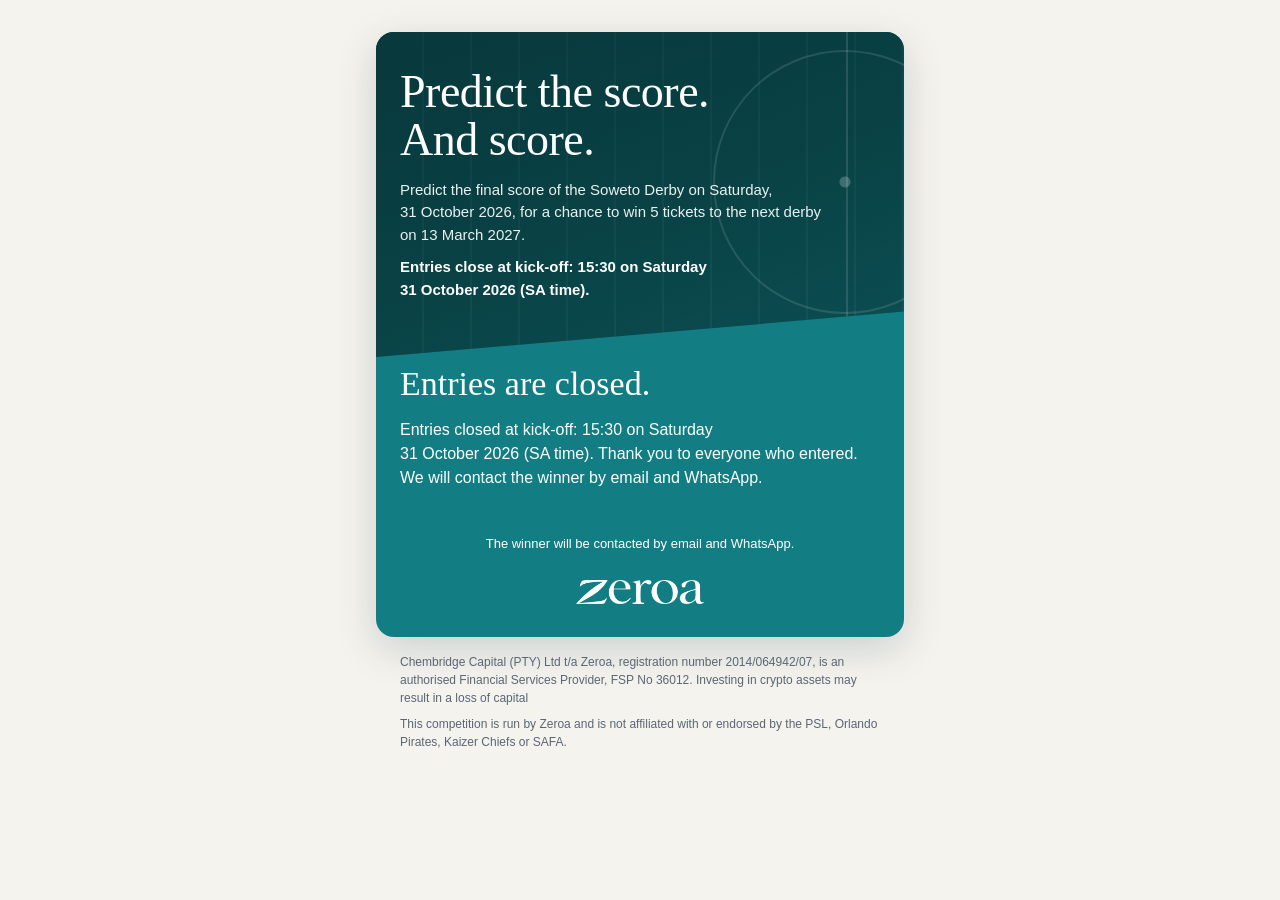
<file: index.html>
<!DOCTYPE html>
<html lang="en">
<head>
  <meta charset="UTF-8">
  <meta name="viewport" content="width=device-width, initial-scale=1">
  <meta name="robots" content="noindex">
  <title>Predict the score. And score. | Zeroa</title>
  <meta name="description" content="Predict the full-time score of the Soweto Derby and stand a chance to win 5 tickets to the Soweto Derby on 13 March 2027. Free to enter, 18+ only.">
  <link rel="stylesheet" href="style.css?v=5">
</head>
<body>
  <div class="draft-bar" id="draft-bar">Draft for review. Entries are not recorded yet.</div>

  <div class="shell">
    <main class="card" id="card">

      <header class="hero">
        <h1>Predict the score.<br>And score.</h1>
        <p>Predict the final score of the Soweto Derby on Saturday, 31&nbsp;October&nbsp;2026, for a chance to win 5&nbsp;tickets to the next derby on 13&nbsp;March&nbsp;2027.</p>
        <p class="closes">Entries close at kick-off: <span class="js-close"></span>.</p>
      </header>

      <form class="body entry" id="entry" novalidate>
        <div class="match" role="group" aria-label="Your score prediction" aria-describedby="score-hint">
          <span class="team home">Orlando Pirates</span>
          <input class="score" id="f_pirates" required type="text" inputmode="numeric" pattern="[0-9]*" maxlength="2" aria-label="Orlando Pirates goals" autocomplete="off">
          <span class="dash" aria-hidden="true">-</span>
          <input class="score" id="f_chiefs" required type="text" inputmode="numeric" pattern="[0-9]*" maxlength="2" aria-label="Kaizer Chiefs goals" autocomplete="off">
          <span class="team">Kaizer Chiefs</span>
        </div>
        <p class="hint" id="score-hint">Full-time score, Saturday 31 October 2026</p>
        <div class="err" id="e_score">Enter a score for both teams (0 to 20).</div>

        <div class="grid">
          <div class="field">
            <label class="lbl" for="f_first">First name</label>
            <input class="txt" id="f_first" required type="text" autocomplete="given-name" maxlength="60">
            <div class="err" id="e_first">Enter your first name.</div>
          </div>
          <div class="field">
            <label class="lbl" for="f_last">Last name</label>
            <input class="txt" id="f_last" required type="text" autocomplete="family-name" maxlength="60">
            <div class="err" id="e_last">Enter your last name.</div>
          </div>
          <div class="field full">
            <label class="lbl" for="f_email">Email</label>
            <input class="txt" id="f_email" required type="email" autocomplete="email" maxlength="100">
            <div class="err" id="e_email">Enter a valid email address.</div>
          </div>
          <div class="field full">
            <label class="lbl" for="f_mobile">Mobile number</label>
            <input class="txt" id="f_mobile" required type="tel" autocomplete="tel" maxlength="20" placeholder="082 123 4567">
            <div class="err" id="e_mobile">Enter a South African mobile number.</div>
          </div>
        </div>

        <label class="tick"><input type="checkbox" id="f_adult" required><span data-say="adult">I am 18 or older and live in South Africa.</span></label>
        <div class="err" id="e_adult">You must be 18 or older and live in South Africa to enter.</div>
        <label class="tick"><input type="checkbox" id="f_rules" required><span data-say="rules">I accept the <a href="rules.html" target="_blank" rel="noopener">competition rules</a>.</span></label>
        <div class="err" id="e_rules">Tick the box to accept the rules.</div>

        <button type="submit" class="go" id="go">Enter now</button>
        <div class="err" id="e_send" role="alert">We couldn't confirm your entry. Check your connection and try again. If you have already entered with this email or mobile number, your first entry stands.</div>
        <p class="notice">Free to enter, one entry per person. Zeroa uses your details to run this competition and contact the winner, and keeps them as the law requires. Read <a href="rules.html#privacy" target="_blank" rel="noopener">how we use your details</a> and our <a href="https://www.zeroa.io/privacy-policy" target="_blank" rel="noopener">privacy policy</a>.</p>
      </form>

      <section class="done" id="done" tabindex="-1">
        <h2>You're in.</h2>
        <p>Your prediction:</p>
        <div class="pick" id="pick"></div>
        <p>Entries close at kick-off: <span class="js-close"></span>. If you win, we will contact you by email and WhatsApp within 3 business days of the draw.</p>
        <p>Only your first entry counts, so there is no need to enter again.</p>
        <p>You don't need a Zeroa account to enter or to win.</p>
        <a class="join" href="https://www.zeroa.io/" target="_blank" rel="noopener">Join Zeroa</a>
      </section>

      <section class="closed" id="closed" tabindex="-1">
        <h2>Entries are closed.</h2>
        <p>Entries closed at kick-off: <span class="js-close"></span>. Thank you to everyone who entered. We will contact the winner by email and WhatsApp.</p>
        <p class="pick" id="result" hidden></p>
      </section>

      <p class="disclaimer">The winner will be contacted by email and WhatsApp.</p>

      <div class="brand"><img src="zeroa-wordmark.png" alt="Zeroa" width="470" height="90"></div>
    </main>

    <footer class="foot">
      <p>Chembridge Capital (PTY) Ltd t/a Zeroa, registration number 2014/064942/07, is an authorised Financial Services Provider, FSP No 36012. Investing in crypto assets may result in a loss of capital</p>
      <p>This competition is run by Zeroa and is not affiliated with or endorsed by the PSL, Orlando Pirates, Kaizer Chiefs or SAFA.</p>
    </footer>
  </div>

  <iframe name="zf_hidden" id="zf_hidden" title="" style="display:none"></iframe>

  <script>
    // launched 26 Oct 2026 (Markus); DRAFT true brings back the review bar and keeps entries on a separate device key
    var CFG = {
      DRAFT: false,
      CLOSE_AT: '2026-10-31T15:30:00+02:00',      // kick-off per Pirates, Chiefs and Stadium Management SA (26 Oct); the Zoho form closes itself at the same moment
      CLOSE_TEXT: '15:30 on Saturday 31\u00a0October\u00a02026\u00a0(SA\u00a0time)',   // non-breaking spaces keep the date on one line
      CAMPAIGN: 'Soweto Derby 31 Oct 2026',
      VERSION: 'SOWETO-v7 26 Oct 2026',
      RESULT: '',     // after the draw (rule 8.4): the official full-time score as 'Pirates-Chiefs', e.g. '2-1'
      WINNER: '',     // the winner's name, only if the winner agrees to it being shown (rule 8.3)
      DELETE_AFTER: '31-Mar-2030'   // CRM Delete After: 3 years (rule 10.1) after the 13 Mar 2027 prize match
    };
    // Zoho form ZeroaSowetoDerby2026 (portal helloze1), mapped to CRM Competition_Entries; its htmlRecords/submit
    // address, the HTML perma and the field link names from Share > Embed > HTML & CSS
    var ZF = {
      action: 'https://forms.zohopublic.com/helloze1/form/ZeroaSowetoDerby2026/formperma/LdjLZlXxpgjAuLz-WsGTv6Q0yoEVy_QcrQnHkFCcOzg/htmlRecords/submit',
      perma: 'LdjLZlXxpgjAuLz-WsGTv6Q0yoEVy_QcrQnHkFCcOzg',
      names: {
        entry: 'SingleLine', first: 'SingleLine1', last: 'SingleLine2', email: 'Email', mobile: 'PhoneNumber_countrycode',
        pirates: 'Number', chiefs: 'Number1', adult: 'DecisionBox1', rules: 'DecisionBox2',
        campaign: 'SingleLine3', version: 'SingleLine7', channel: 'Dropdown',
        utm_source: 'SingleLine4', utm_medium: 'SingleLine5', utm_campaign: 'SingleLine6',
        delete_after: 'Date', wording: 'MultiLine', referral: 'SingleLine8'
      }
    };
    // ?ref=<8-character Zeroa referral code> credits a partner: it goes to CRM Referral_Code with the entry and onto
    // the Join Zeroa link, so a Zeroa sign-up from here is credited too. Kept on the device, so a visitor who scanned
    // a partner QR and comes back later through a plain link still credits that partner.
    var REF = (function () {
      var ok = function (v) { v = (v || '').trim().toUpperCase(); return /^[A-Z0-9]{8}$/.test(v) ? v : ''; };
      var got = ok(new URLSearchParams(location.search).get('ref'));
      try { if (got) localStorage.setItem('zeroa-soweto-ref', got); else got = ok(localStorage.getItem('zeroa-soweto-ref')); } catch (e) {}
      return got;
    })();
    var LIVE = /^https:\/\/forms\.zohopublic\.com\//.test(ZF.action) && ZF.perma !== '';
    var KEY = 'zeroa-soweto-2026-10-31' + (LIVE && !CFG.DRAFT ? '' : '-draft');
    var OK_MESSAGE = 'zeroa-soweto-ok';   // ok.html sends this once Zoho has accepted the entry and redirected to it
    // same check the Amone form uses: anything that passes here, Zoho also accepts (tested 30 Sep)
    // Zoho's own rule, probed 26 Oct: before the @ only English letters, digits and . _ + - & ' / (first one a letter,
    // digit or _), so a refused address gets "Enter a valid email" at once
    var EMAIL = /^[A-Za-z0-9_][A-Za-z0-9._+&'\/-]*@([A-Za-z0-9]([A-Za-z0-9-]*[A-Za-z0-9])?\.)+[A-Za-z]{2,}$/;

    var $ = function (id) { return document.getElementById(id); };
    if (CFG.DRAFT || !LIVE || document.querySelector('.tbc')) document.body.classList.add('draft');
    if (LIVE) $('draft-bar').textContent = 'Draft for review. Test entries are recorded.';
    Array.prototype.forEach.call(document.querySelectorAll('.js-close'), function (el) { el.textContent = CFG.CLOSE_TEXT; });
    if (REF) document.querySelector('.join').href = 'https://www.zeroa.io/?ref=' + REF;
    // rule 8.4: once CFG.RESULT is set, the closed view shows the official score and that a winner has been drawn
    var score = /^(\d{1,2})-(\d{1,2})$/.exec(CFG.RESULT);
    if (score) {
      $('result').textContent = 'Full-time score: Orlando Pirates ' + score[1] + ' - ' + score[2] + ' Kaizer Chiefs. The winner has been drawn'
        + (CFG.WINNER ? ': ' + CFG.WINNER + '.' : ' and is being contacted by email and WhatsApp.');
      $('result').hidden = false;
    }

    function store(get, value) {
      try { if (get) return JSON.parse(localStorage.getItem(KEY)); localStorage.setItem(KEY, JSON.stringify(value)); } catch (e) {}
      return null;
    }
    function isClosed() { return Date.now() >= new Date(CFG.CLOSE_AT).getTime(); }
    function show(state) { $('card').className = 'card' + (state ? ' state-' + state : ''); if (state) $(state).focus(); }
    function showDone(p, c) { $('pick').textContent = 'Orlando Pirates ' + p + ' - ' + c + ' Kaizer Chiefs'; show('done'); }

    // 082 123 4567, 0821234567, 821234567, +27 82 123 4567, +27 (0)82 123 4567, 0027821234567 and 27821234567 all
    // become +27821234567; landlines, 0800, 086x and 087 numbers are refused. Everything but digits and + is dropped,
    // including the invisible direction marks a number copied from WhatsApp or contacts can carry
    function mobile(raw) {
      var d = raw.replace(/[^\d+]/g, '').replace(/^00/, '+').replace(/^\+?270/, '0');
      if (/^0(6\d|7\d|8[1-5])\d{7}$/.test(d)) return '+27' + d.slice(1);
      if (/^(6\d|7\d|8[1-5])\d{7}$/.test(d)) return '+27' + d;
      if (/^\+?27(6\d|7\d|8[1-5])\d{7}$/.test(d)) return '+' + d.replace(/^\+/, '');
      return '';
    }
    function goals(el) { var v = el.value.trim(); return /^\d{1,2}$/.test(v) && +v <= 20 ? String(+v) : ''; }
    function mark(id, ok, els) {
      $('e_' + id).classList.toggle('show', !ok);
      (els || [$('f_' + id)]).forEach(function (el) {
        if (el.type !== 'checkbox') el.classList.toggle('bad', !ok);
        el.setAttribute('aria-invalid', ok ? 'false' : 'true');
        if (ok) el.removeAttribute('aria-describedby'); else el.setAttribute('aria-describedby', 'e_' + id);
      });
      return ok;
    }
    function say(name) { return document.querySelector('[data-say="' + name + '"]').textContent.replace(/\s+/g, ' ').trim(); }

    // Posts through the hidden frame and waits for Zoho's thank-you redirect to land on ok.html. A duplicate email or
    // mobile, a closed form or a bad field gets a Zoho error page instead, so no message arrives and the visitor is told.
    function send(fields, done, fail) {
      // a fresh frame per attempt: its first load replaces about:blank, so a retry adds no history entry for Back to step through
      var old = $('zf_hidden'), frame = old.cloneNode(false);
      old.parentNode.replaceChild(frame, old);
      // keep listening after the 20 s message: a slow Zoho that accepts late still lands on "You're in"
      function listen(ev) {
        if (ev.source === frame.contentWindow && ev.origin === location.origin && ev.data === OK_MESSAGE) {
          clearTimeout(timer); window.removeEventListener('message', listen); done();
        }
      }
      window.addEventListener('message', listen);
      var timer = setTimeout(fail, 20000);
      var f = document.createElement('form');
      f.method = 'POST'; f.action = ZF.action; f.target = 'zf_hidden'; f.style.display = 'none';
      function add(name, value) { var i = document.createElement('input'); i.type = 'hidden'; i.name = name; i.value = value; f.appendChild(i); }
      add('formperma', ZF.perma);
      add('zf_redirect_url', new URL('ok.html', location.href).href);
      Object.keys(fields).forEach(function (k) { if (fields[k] !== null) add(ZF.names[k], fields[k]); });
      document.body.appendChild(f); f.submit(); f.remove();
    }

    $('entry').addEventListener('submit', function (ev) {
      ev.preventDefault();
      if (isClosed()) { show('closed'); return; }
      $('e_send').classList.remove('show');
      var p = goals($('f_pirates')), c = goals($('f_chiefs'));
      var first = $('f_first').value.trim(), last = $('f_last').value.trim();
      var email = $('f_email').value.trim(), mob = mobile($('f_mobile').value);
      var ok = mark('score', p !== '' && c !== '', [$('f_pirates'), $('f_chiefs')])
        & mark('first', !!first) & mark('last', !!last) & mark('email', EMAIL.test(email)) & mark('mobile', !!mob)
        & mark('adult', $('f_adult').checked) & mark('rules', $('f_rules').checked);
      if (!ok) { document.querySelector('[aria-invalid="true"]').focus(); return; }

      var q = new URLSearchParams(location.search);
      var param = function (k) { return (q.get(k) || '').slice(0, 100); };
      var fields = {
        // CRM has no score fields yet, so the record name carries the prediction
        entry: (first + ' ' + last).slice(0, 90).replace(/[\uD800-\uDBFF]$/, '') + ' | Pirates ' + p + '-' + c + ' Chiefs',
        first: first, last: last, email: email, mobile: mob, pirates: p, chiefs: c,
        adult: 'on', rules: 'on',   // Zoho rejects a tick sent as anything but "on"
        campaign: CFG.CAMPAIGN, version: CFG.VERSION,
        channel: param('utm_medium').toLowerCase() === 'qr' ? 'QR' : 'Link',
        utm_source: param('utm_source'), utm_medium: param('utm_medium'), utm_campaign: param('utm_campaign'),
        delete_after: CFG.DELETE_AFTER,
        referral: REF || null,
        // the exact wording each person agreed to, kept with their entry
        wording: [CFG.VERSION, 'Ticked: ' + say('adult'), 'Ticked: ' + say('rules')].join('\n')
      };
      function done() { store(false, { p: p, c: c, at: new Date().toISOString() }); showDone(p, c); }
      if (!LIVE) { done(); return; }
      var go = $('go');
      go.disabled = true; go.textContent = 'Sending...';
      send(fields, done, function () {
        go.disabled = false; go.textContent = 'Enter now';
        $('e_send').classList.add('show');
        go.focus();
      });
    });

    // keep the score boxes to digits
    ['f_pirates', 'f_chiefs'].forEach(function (id) {
      $(id).addEventListener('input', function () { this.value = this.value.replace(/\D/g, '').slice(0, 2); });
    });

    // ?new=1 lets a tester enter again from the same device
    var seen = new URLSearchParams(location.search).get('new') === '1' ? null : store(true);
    // someone who entered still sees their pick after kick-off
    if (seen && seen.p !== undefined) showDone(seen.p, seen.c);
    else if (isClosed()) $('card').className = 'card state-closed';

    // a page left open switches to closed at kick-off; the submit handler and the Zoho form also refuse late entries
    var left = new Date(CFG.CLOSE_AT).getTime() - Date.now();
    if (left > 0 && left < 2147483647) setTimeout(function () { if (!/state-done/.test($('card').className)) show('closed'); }, left);
  </script>
</body>
</html>
</file>
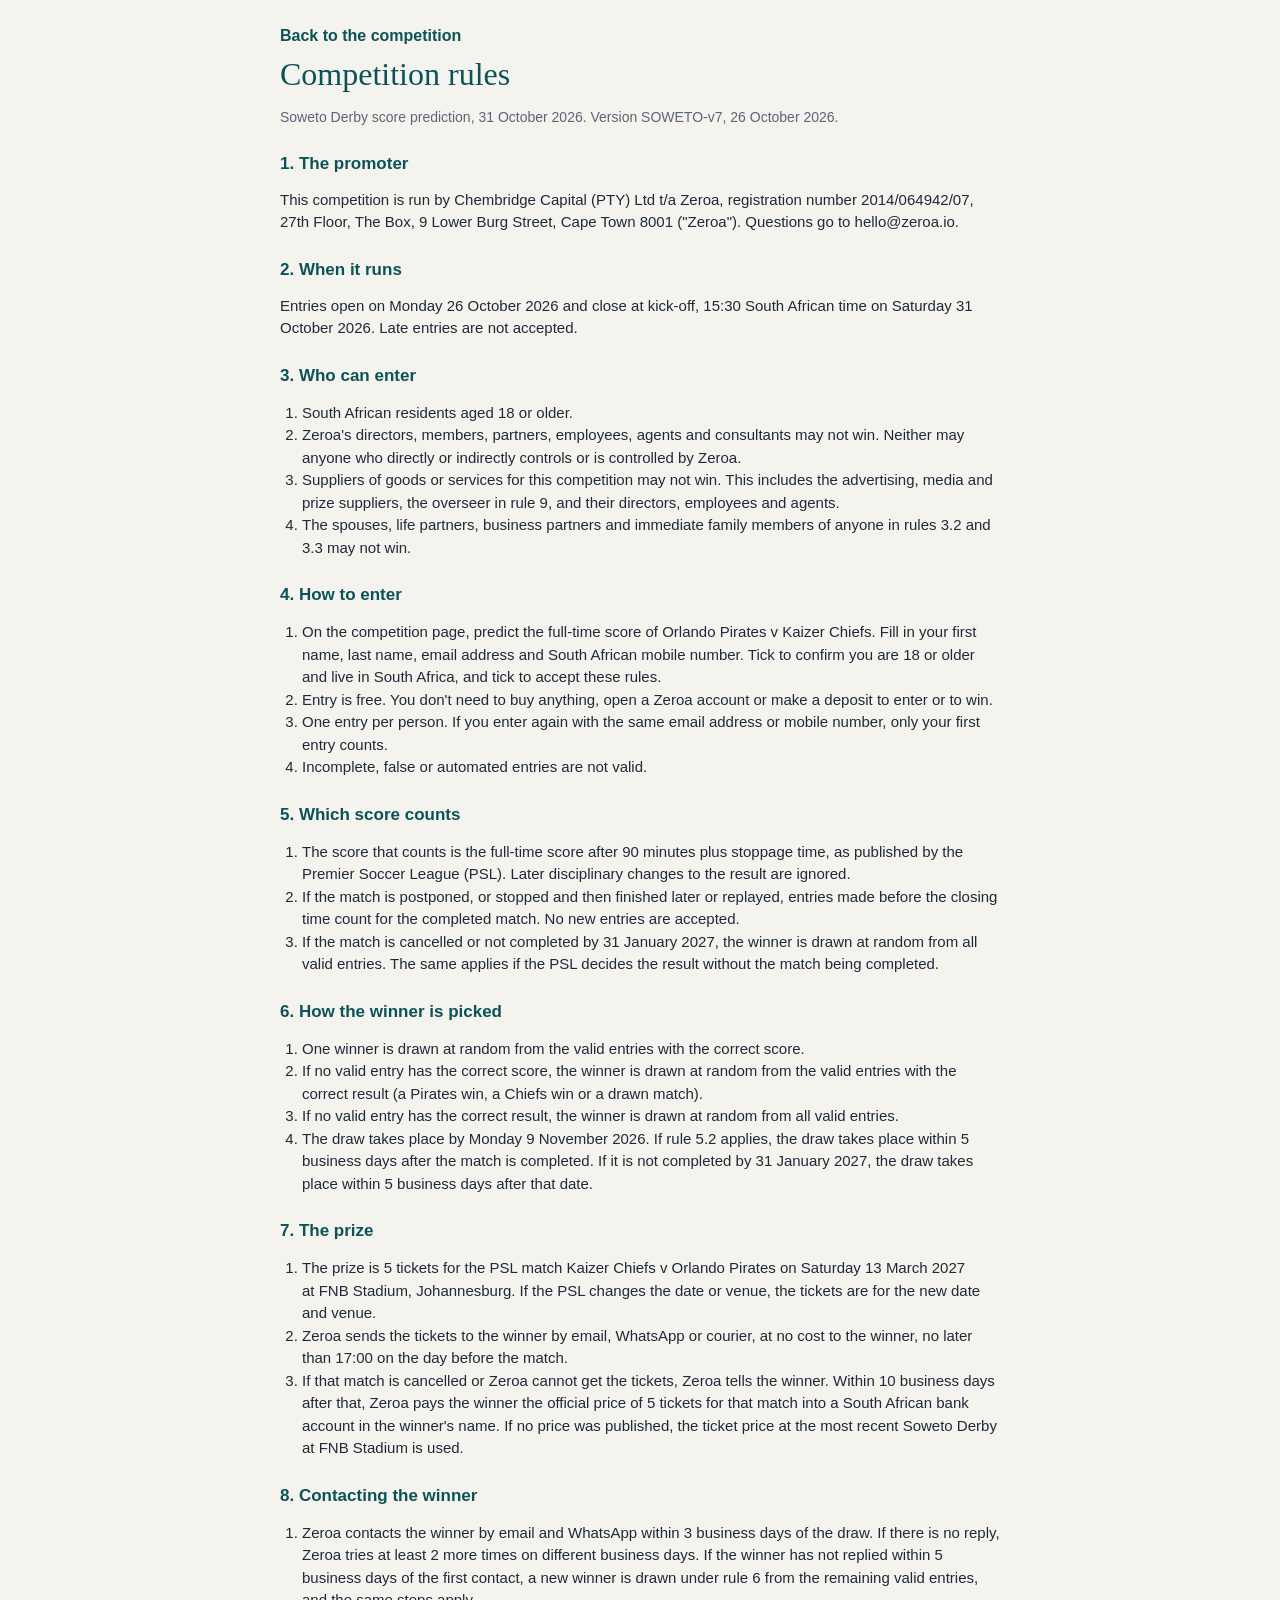
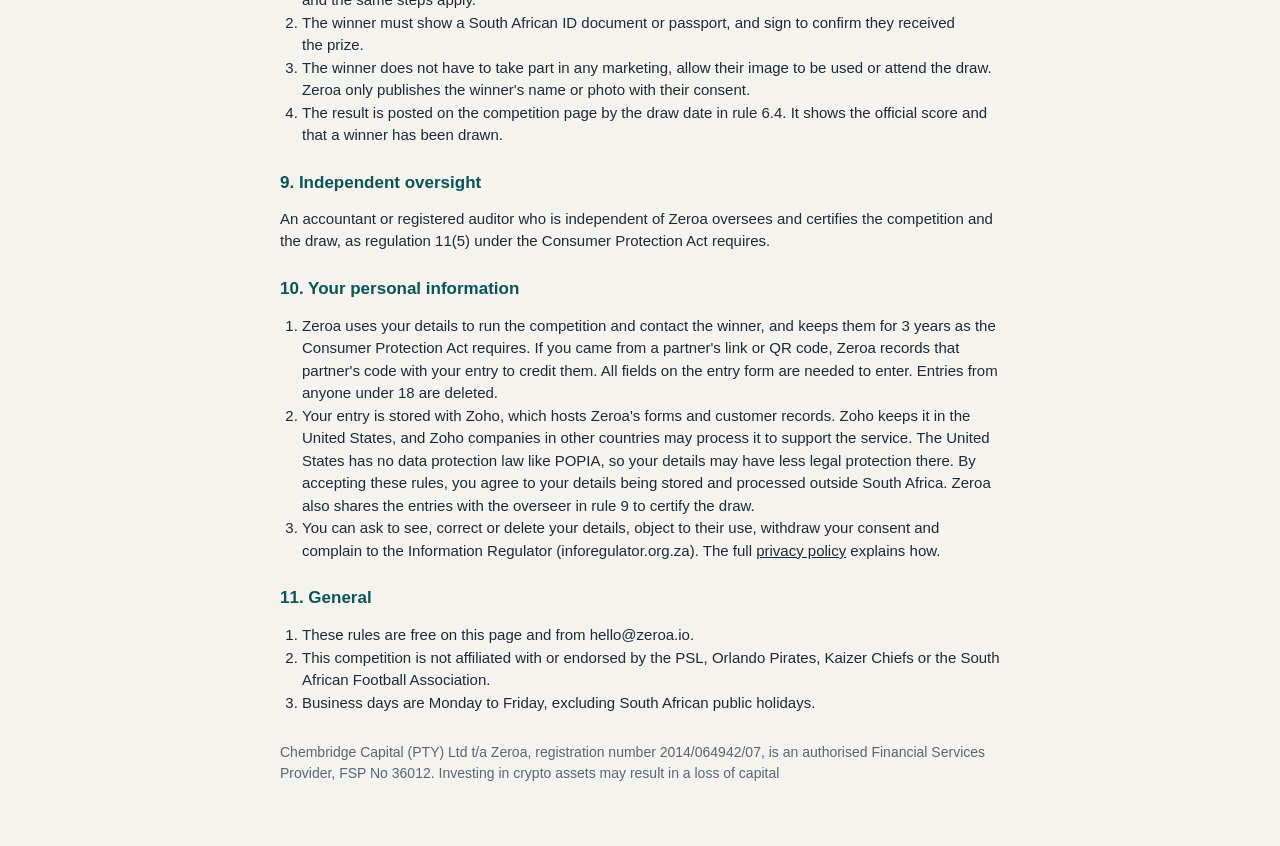
<file: rules.html>
<!DOCTYPE html>
<html lang="en">
<head>
  <meta charset="UTF-8">
  <meta name="viewport" content="width=device-width, initial-scale=1">
  <meta name="robots" content="noindex">
  <title>Competition rules: Soweto Derby score prediction | Zeroa</title>
  <link rel="stylesheet" href="style.css?v=5">
</head>
<body>
  <main class="doc">
    <a class="back" href="index.html">Back to the competition</a>
    <h1>Competition rules</h1>
    <p class="meta">Soweto Derby score prediction, 31 October 2026. Version SOWETO-v7, 26 October 2026.</p>

    <h2>1. The promoter</h2>
    <p>This competition is run by Chembridge Capital (PTY) Ltd t/a Zeroa, registration number 2014/064942/07, 27th Floor, The Box, 9 Lower Burg Street, Cape Town 8001 ("Zeroa"). Questions go to hello@zeroa.io.</p>

    <h2>2. When it runs</h2>
    <p>Entries open on Monday 26 October 2026 and close at kick-off, 15:30 South African time on Saturday 31 October 2026. Late entries are not accepted.</p>

    <h2>3. Who can enter</h2>
    <ol>
      <li>South African residents aged 18 or older.</li>
      <li>Zeroa's directors, members, partners, employees, agents and consultants may not win. Neither may anyone who directly or indirectly controls or is controlled by Zeroa.</li>
      <li>Suppliers of goods or services for this competition may not win. This includes the advertising, media and prize suppliers, the overseer in rule 9, and their directors, employees and agents.</li>
      <li>The spouses, life partners, business partners and immediate family members of anyone in rules 3.2 and 3.3 may not win.</li>
    </ol>

    <h2>4. How to enter</h2>
    <ol>
      <li>On the competition page, predict the full-time score of Orlando Pirates v Kaizer Chiefs. Fill in your first name, last name, email address and South African mobile number. Tick to confirm you are 18 or older and live in South Africa, and tick to accept these rules.</li>
      <li>Entry is free. You don't need to buy anything, open a Zeroa account or make a deposit to enter or to win.</li>
      <li>One entry per person. If you enter again with the same email address or mobile number, only your first entry counts.</li>
      <li>Incomplete, false or automated entries are not valid.</li>
    </ol>

    <h2>5. Which score counts</h2>
    <ol>
      <li>The score that counts is the full-time score after 90 minutes plus stoppage time, as published by the Premier Soccer League (PSL). Later disciplinary changes to the result are ignored.</li>
      <li>If the match is postponed, or stopped and then finished later or replayed, entries made before the closing time count for the completed match. No new entries are accepted.</li>
      <li>If the match is cancelled or not completed by 31 January 2027, the winner is drawn at random from all valid entries. The same applies if the PSL decides the result without the match being completed.</li>
    </ol>

    <h2>6. How the winner is picked</h2>
    <ol>
      <li>One winner is drawn at random from the valid entries with the correct score.</li>
      <li>If no valid entry has the correct score, the winner is drawn at random from the valid entries with the correct result (a Pirates win, a Chiefs win or a drawn match).</li>
      <li>If no valid entry has the correct result, the winner is drawn at random from all valid entries.</li>
      <li>The draw takes place by Monday 9 November 2026. If rule 5.2 applies, the draw takes place within 5 business days after the match is completed. If it is not completed by 31 January 2027, the draw takes place within 5 business days after that date.</li>
    </ol>

    <h2>7. The prize</h2>
    <ol>
      <li>The prize is 5 tickets for the PSL match Kaizer Chiefs v Orlando Pirates on Saturday 13 March 2027 at FNB Stadium, Johannesburg. If the PSL changes the date or venue, the tickets are for the new date and venue.</li>
      <li>Zeroa sends the tickets to the winner by email, WhatsApp or courier, at no cost to the winner, no later than 17:00 on the day before the match.</li>
      <li>If that match is cancelled or Zeroa cannot get the tickets, Zeroa tells the winner. Within 10 business days after that, Zeroa pays the winner the official price of 5 tickets for that match into a South African bank account in the winner's name. If no price was published, the ticket price at the most recent Soweto Derby at FNB Stadium is used.</li>
    </ol>

    <h2>8. Contacting the winner</h2>
    <ol>
      <li>Zeroa contacts the winner by email and WhatsApp within 3 business days of the draw. If there is no reply, Zeroa tries at least 2 more times on different business days. If the winner has not replied within 5 business days of the first contact, a new winner is drawn under rule 6 from the remaining valid entries, and the same steps apply.</li>
      <li>The winner must show a South African ID document or passport, and sign to confirm they received the prize.</li>
      <li>The winner does not have to take part in any marketing, allow their image to be used or attend the draw. Zeroa only publishes the winner's name or photo with their consent.</li>
      <li>The result is posted on the competition page by the draw date in rule 6.4. It shows the official score and that a winner has been drawn.</li>
    </ol>

    <h2>9. Independent oversight</h2>
    <p>An accountant or registered auditor who is independent of Zeroa oversees and certifies the competition and the draw, as regulation 11(5) under the Consumer Protection Act requires.</p>

    <h2 id="privacy">10. Your personal information</h2>
    <ol>
      <li>Zeroa uses your details to run the competition and contact the winner, and keeps them for 3 years as the Consumer Protection Act requires. If you came from a partner's link or QR code, Zeroa records that partner's code with your entry to credit them. All fields on the entry form are needed to enter. Entries from anyone under 18 are deleted.</li>
      <li>Your entry is stored with Zoho, which hosts Zeroa's forms and customer records. Zoho keeps it in the United States, and Zoho companies in other countries may process it to support the service. The United States has no data protection law like POPIA, so your details may have less legal protection there. By accepting these rules, you agree to your details being stored and processed outside South Africa. Zeroa also shares the entries with the overseer in rule 9 to certify the draw.</li>
      <li>You can ask to see, correct or delete your details, object to their use, withdraw your consent and complain to the Information Regulator (inforegulator.org.za). The full <a href="https://www.zeroa.io/privacy-policy" target="_blank" rel="noopener">privacy policy</a> explains how.</li>
    </ol>

    <h2>11. General</h2>
    <ol>
      <li>These rules are free on this page and from hello@zeroa.io.</li>
      <li>This competition is not affiliated with or endorsed by the PSL, Orlando Pirates, Kaizer Chiefs or the South African Football Association.</li>
      <li>Business days are Monday to Friday, excluding South African public holidays.</li>
    </ol>

    <p class="meta" style="margin-top:28px">Chembridge Capital (PTY) Ltd t/a Zeroa, registration number 2014/064942/07, is an authorised Financial Services Provider, FSP No 36012. Investing in crypto assets may result in a loss of capital</p>
  </main>
</body>
</html>
</file>
<file: style.css>
/* Soweto Derby competition: Adam Kramer's slide 6 mock (teal card on cream), brand tokens from Zeroa KB build/cream/brand.css */
:root {
  --bg: #f5f3ee;
  --ink: #1e2a38;
  --muted: #5a6675;
  --teal: #127e83;
  --teal-deep: #0b5357;
  --teal-dark: #08393c;
  --line: rgba(255, 255, 255, 0.28);
  --bad: #ffb4a8;
  --serif: Georgia, "Georgia Pro", "Times New Roman", serif;
  --sans: "Segoe UI", Arial, Helvetica, sans-serif;
}
* { box-sizing: border-box; }
html, body { margin: 0; padding: 0; }
body { background: var(--bg); color: var(--ink); font: 16px/1.5 var(--sans); -webkit-text-size-adjust: 100%; }
a { color: inherit; }

/* review build only: shows until DRAFT is switched off in the page script */
.draft-bar { display: none; background: #ffe7a3; color: #4a3a00; font-size: 13px; padding: 8px 16px; text-align: center; }
.draft .draft-bar { display: block; }
.tbc { display: none; }
.draft .tbc { display: inline; background: #ffe7a3; color: #4a3a00; border-radius: 3px; padding: 0 4px; font-size: 0.85em; font-weight: 600; }

.shell { max-width: 560px; margin: 0 auto; padding: 0 0 32px; }
.card { background: var(--teal); color: #fff; overflow: hidden; }
@media (min-width: 600px) { .shell { padding: 32px 16px 48px; } .card { border-radius: 18px; box-shadow: 0 12px 40px rgba(8, 57, 60, 0.18); } }

/* hero: Adam's photo goes in --hero-img when he sends it; until then a pitch-line gradient holds the space */
.hero { position: relative; padding: 36px 24px 56px; background:
    linear-gradient(160deg, rgba(8, 57, 60, 0.55), rgba(8, 57, 60, 0.15)),
    var(--hero-img, repeating-linear-gradient(90deg, transparent 0 46px, rgba(255, 255, 255, 0.05) 46px 48px)),
    linear-gradient(160deg, var(--teal-dark), var(--teal-deep));
  background-size: cover; background-position: center; clip-path: polygon(0 0, 100% 0, 100% 86%, 0 100%); }
/* pitch markings: halfway line and centre circle, drawn faint behind the hero text; drop both when --hero-img arrives */
.hero::before, .hero::after { content: ""; position: absolute; pointer-events: none; }
.hero::before { top: 0; bottom: 0; right: 56px; width: 2px; background: rgba(255, 255, 255, 0.12); }
.hero::after { top: 46%; right: -73px; width: 260px; height: 260px; transform: translateY(-50%); border-radius: 50%;
  border: 2px solid rgba(255, 255, 255, 0.12); background: radial-gradient(circle, rgba(255, 255, 255, 0.22) 0 5px, transparent 6px); }
.hero > * { position: relative; z-index: 1; }
@media (max-width: 480px) { .hero::before { right: 40px; } .hero::after { right: -59px; width: 200px; height: 200px; } }
.hero h1 { font: 400 clamp(34px, 9vw, 46px)/1.05 var(--serif); margin: 0 0 14px; letter-spacing: -0.5px; }
.hero p { margin: 0; max-width: 30em; font-size: 15px; color: rgba(255, 255, 255, 0.92); }
.hero .closes { margin-top: 10px; font-weight: 600; color: #fff; }

.body { padding: 8px 24px 28px; }
.match { display: grid; grid-template-columns: 1fr auto auto auto 1fr; align-items: center; gap: 10px; margin: 6px 0 4px; }
.match .team { font-weight: 600; font-size: 16px; line-height: 1.2; }
.match .team.home { text-align: right; }
.match .dash { font-size: 22px; opacity: 0.85; }
.score { width: 54px; height: 54px; border: 2px solid transparent; border-radius: 10px; background: #fff; color: var(--ink);
  font: 600 26px var(--sans); text-align: center; -moz-appearance: textfield; }
.score::-webkit-outer-spin-button, .score::-webkit-inner-spin-button { -webkit-appearance: none; margin: 0; }
.hint { font-size: 13px; color: #fff; text-align: center; margin: 4px 0 18px; }

.grid { display: grid; grid-template-columns: 1fr 1fr; gap: 0 14px; }
.field { margin-bottom: 12px; }
.field.full { grid-column: 1 / -1; }
@media (max-width: 380px) { .grid { grid-template-columns: 1fr; } }
label.lbl { display: block; font-size: 14px; font-weight: 500; margin-bottom: 4px; }
input.txt { width: 100%; height: 46px; border: 2px solid transparent; border-radius: 10px; background: #fff; color: var(--ink); padding: 10px 12px; font: 16px var(--sans); }
input.bad, .score.bad { border-color: var(--bad); }
input.txt:focus, .score:focus { outline: none; border-color: #ffd36b; }
.err { display: none; background: #fff1ef; color: #a1261b; font-size: 13px; font-weight: 600; border-radius: 6px; padding: 4px 8px; margin-top: 6px; }
.err.show { display: block; }

.card p, .tick span { text-wrap: pretty; }
.tick { display: flex; gap: 10px; align-items: flex-start; margin: 10px 0 2px; font-size: 14px; cursor: pointer; }
.tick input { width: 20px; height: 20px; min-width: 20px; margin: 1px 0 0; accent-color: #fff; cursor: pointer; }
.go { display: block; width: 100%; margin-top: 18px; border: 0; border-radius: 28px; background: #fff; color: var(--teal-deep);
  font: 700 17px var(--sans); padding: 15px 0; cursor: pointer; }
.go:hover { background: #e9f4f4; }
.go:focus-visible, .tick input:focus-visible { outline: 3px solid #ffd36b; outline-offset: 2px; }
.notice { font-size: 12.5px; color: #fff; margin: 12px 0 0; }
.go:disabled { opacity: 0.7; cursor: wait; }

.disclaimer { margin: 0; padding: 0 24px 4px; font-size: 13px; color: #fff; text-align: center; }

.brand { text-align: center; padding: 22px 24px 26px; }
.brand img { width: 128px; height: auto; filter: brightness(0) invert(1); }

.done, .closed { display: none; padding: 8px 24px 28px; }
.done h2, .closed h2 { font: 400 34px/1.1 var(--serif); margin: 0 0 12px; }
.pick { background: rgba(8, 57, 60, 0.35); border-radius: 12px; padding: 14px 16px; margin: 14px 0; font-size: 18px; font-weight: 600; text-align: center; }
.join { display: inline-block; margin-top: 8px; background: #fff; color: var(--teal-deep); border-radius: 22px; padding: 11px 20px; font-weight: 700; text-decoration: none; }
.state-done .entry, .state-closed .entry { display: none; }
.state-done .done { display: block; }
.state-closed .closed { display: block; }

.foot { color: var(--muted); font-size: 12px; line-height: 1.5; padding: 16px 24px 0; }
.foot p { margin: 0 0 8px; }

/* rules page */
.doc { max-width: 760px; margin: 0 auto; padding: 24px 20px 48px; color: var(--ink); }
.doc h1 { font: 400 32px/1.15 var(--serif); color: var(--teal-deep); margin: 8px 0 4px; }
.doc h2 { font: 600 17px var(--sans); color: var(--teal-deep); margin: 26px 0 8px; }
.doc p, .doc li { font-size: 15px; text-wrap: pretty; }
.doc ol, .doc ul { padding-left: 22px; }
.doc .meta { color: var(--muted); font-size: 14px; }
.doc .back { color: var(--teal-deep); font-weight: 600; text-decoration: none; }
</file>
